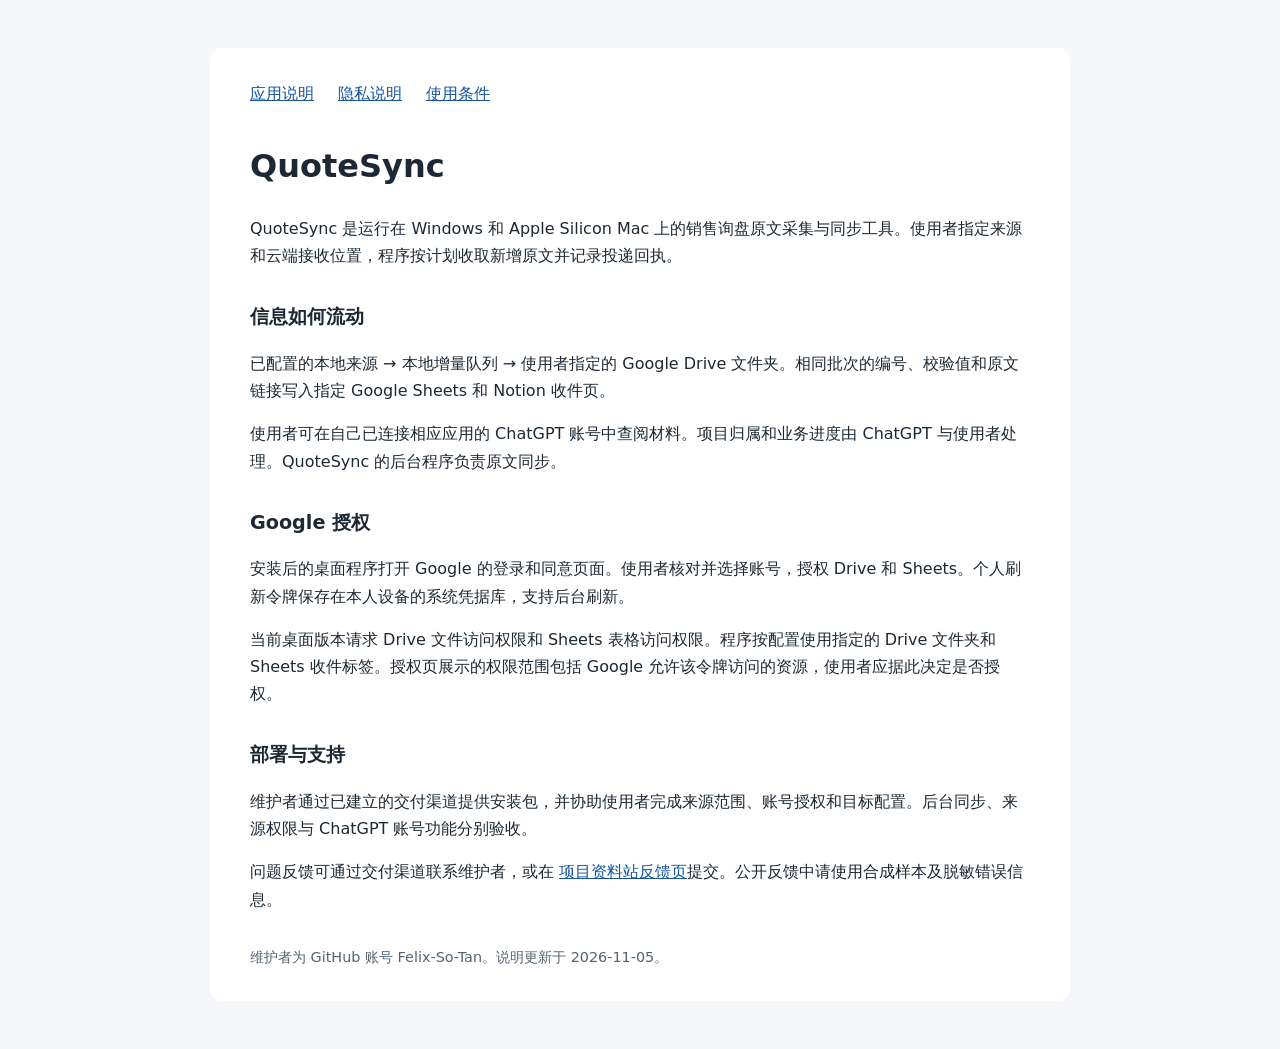
<file: index.html>
<!doctype html>
<html lang="zh-CN">
<head><meta charset="utf-8"><meta name="viewport" content="width=device-width, initial-scale=1"><title>QuoteSync · 应用说明</title><link rel="stylesheet" href="style.css"></head>
<body><main>
<nav aria-label="网站导航"><a href="index.html">应用说明</a><a href="privacy.html">隐私说明</a><a href="terms.html">使用条件</a></nav>
<h1>QuoteSync</h1>
<p>QuoteSync 是运行在 Windows 和 Apple Silicon Mac 上的销售询盘原文采集与同步工具。使用者指定来源和云端接收位置，程序按计划收取新增原文并记录投递回执。</p>
<h2>信息如何流动</h2>
<p>已配置的本地来源 → 本地增量队列 → 使用者指定的 Google Drive 文件夹。相同批次的编号、校验值和原文链接写入指定 Google Sheets 和 Notion 收件页。</p>
<p>使用者可在自己已连接相应应用的 ChatGPT 账号中查阅材料。项目归属和业务进度由 ChatGPT 与使用者处理。QuoteSync 的后台程序负责原文同步。</p>
<h2>Google 授权</h2>
<p>安装后的桌面程序打开 Google 的登录和同意页面。使用者核对并选择账号，授权 Drive 和 Sheets。个人刷新令牌保存在本人设备的系统凭据库，支持后台刷新。</p>
<p>当前桌面版本请求 Drive 文件访问权限和 Sheets 表格访问权限。程序按配置使用指定的 Drive 文件夹和 Sheets 收件标签。授权页展示的权限范围包括 Google 允许该令牌访问的资源，使用者应据此决定是否授权。</p>
<h2>部署与支持</h2>
<p>维护者通过已建立的交付渠道提供安装包，并协助使用者完成来源范围、账号授权和目标配置。后台同步、来源权限与 ChatGPT 账号功能分别验收。</p>
<p>问题反馈可通过交付渠道联系维护者，或在 <a href="https://github.com/Felix-So-Tan/quotesync-site/issues">项目资料站反馈页</a>提交。公开反馈中请使用合成样本及脱敏错误信息。</p>
<footer>维护者为 GitHub 账号 Felix-So-Tan。说明更新于 2026-11-05。</footer>
</main></body></html>
</file>
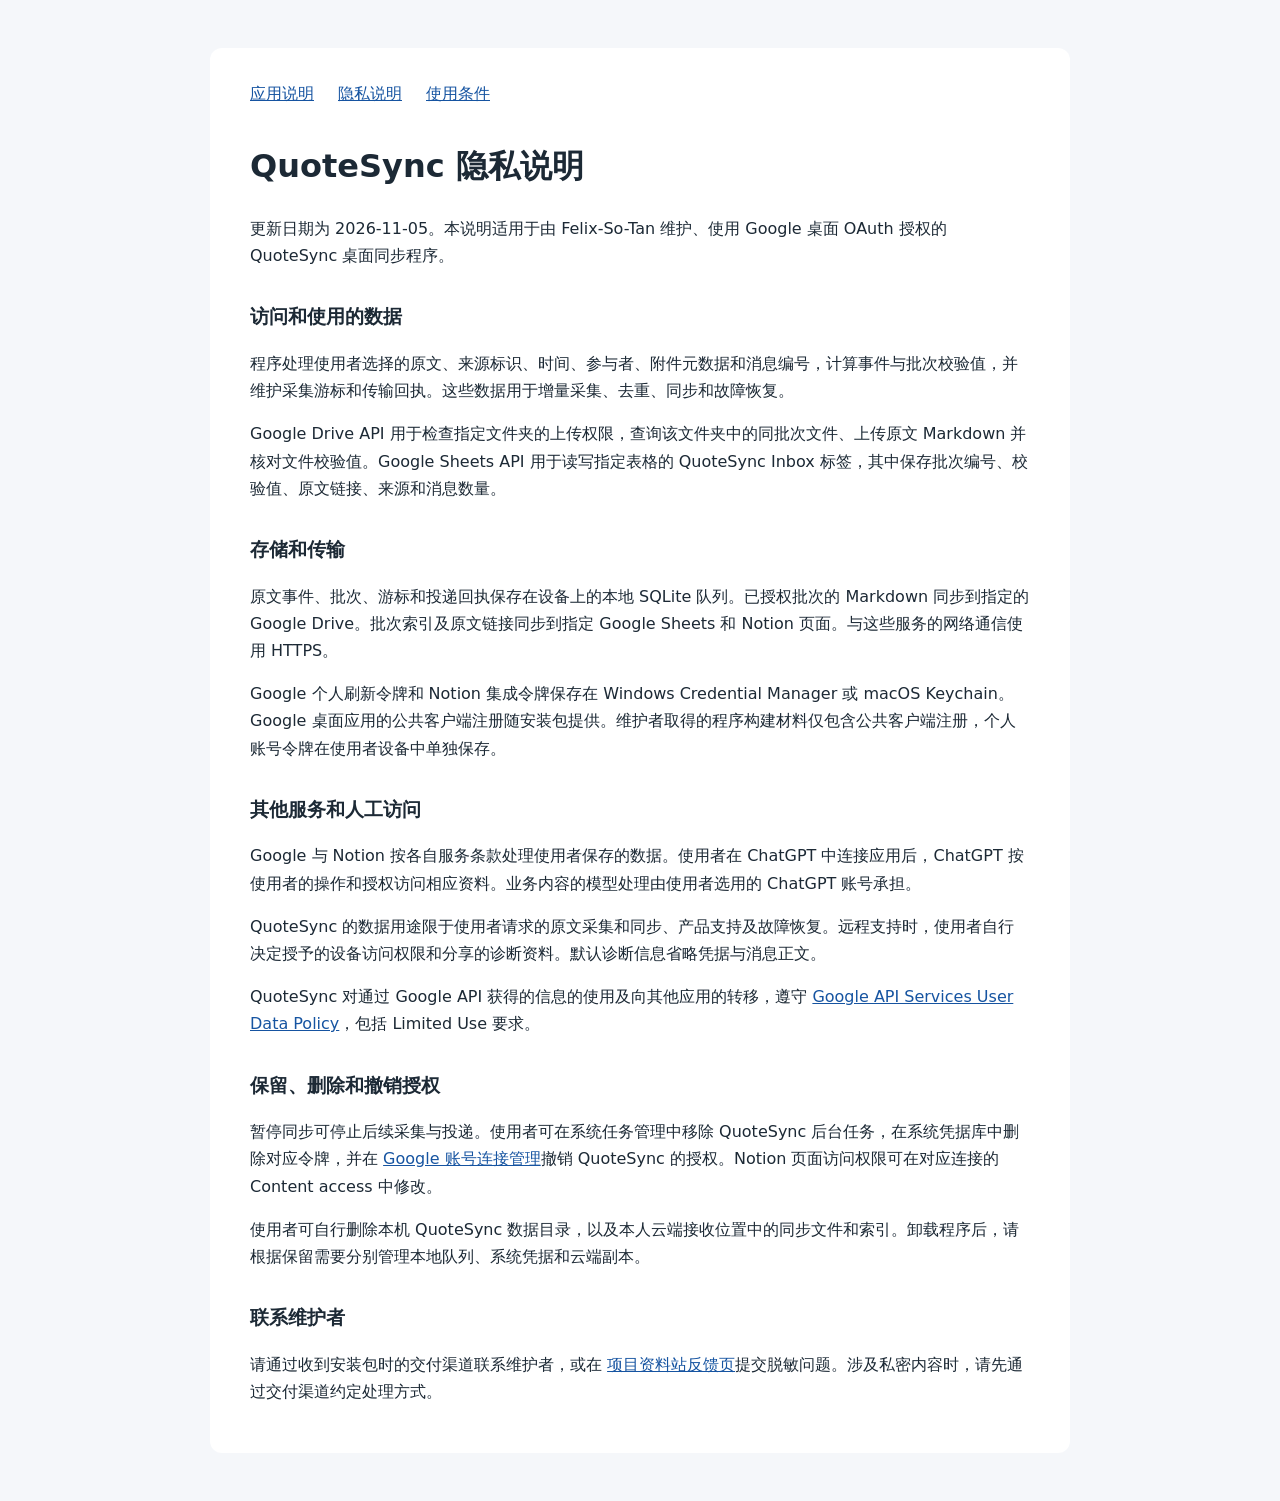
<file: privacy.html>
<!doctype html>
<html lang="zh-CN">
<head><meta charset="utf-8"><meta name="viewport" content="width=device-width, initial-scale=1"><title>QuoteSync · 隐私说明</title><link rel="stylesheet" href="style.css"></head>
<body><main>
<nav aria-label="网站导航"><a href="index.html">应用说明</a><a href="privacy.html" aria-current="page">隐私说明</a><a href="terms.html">使用条件</a></nav>
<h1>QuoteSync 隐私说明</h1>
<p>更新日期为 2026-11-05。本说明适用于由 Felix-So-Tan 维护、使用 Google 桌面 OAuth 授权的 QuoteSync 桌面同步程序。</p>
<h2>访问和使用的数据</h2>
<p>程序处理使用者选择的原文、来源标识、时间、参与者、附件元数据和消息编号，计算事件与批次校验值，并维护采集游标和传输回执。这些数据用于增量采集、去重、同步和故障恢复。</p>
<p>Google Drive API 用于检查指定文件夹的上传权限，查询该文件夹中的同批次文件、上传原文 Markdown 并核对文件校验值。Google Sheets API 用于读写指定表格的 QuoteSync Inbox 标签，其中保存批次编号、校验值、原文链接、来源和消息数量。</p>
<h2>存储和传输</h2>
<p>原文事件、批次、游标和投递回执保存在设备上的本地 SQLite 队列。已授权批次的 Markdown 同步到指定的 Google Drive。批次索引及原文链接同步到指定 Google Sheets 和 Notion 页面。与这些服务的网络通信使用 HTTPS。</p>
<p>Google 个人刷新令牌和 Notion 集成令牌保存在 Windows Credential Manager 或 macOS Keychain。Google 桌面应用的公共客户端注册随安装包提供。维护者取得的程序构建材料仅包含公共客户端注册，个人账号令牌在使用者设备中单独保存。</p>
<h2>其他服务和人工访问</h2>
<p>Google 与 Notion 按各自服务条款处理使用者保存的数据。使用者在 ChatGPT 中连接应用后，ChatGPT 按使用者的操作和授权访问相应资料。业务内容的模型处理由使用者选用的 ChatGPT 账号承担。</p>
<p>QuoteSync 的数据用途限于使用者请求的原文采集和同步、产品支持及故障恢复。远程支持时，使用者自行决定授予的设备访问权限和分享的诊断资料。默认诊断信息省略凭据与消息正文。</p>
<p>QuoteSync 对通过 Google API 获得的信息的使用及向其他应用的转移，遵守 <a href="https://developers.google.com/terms/api-services-user-data-policy">Google API Services User Data Policy</a>，包括 Limited Use 要求。</p>
<h2>保留、删除和撤销授权</h2>
<p>暂停同步可停止后续采集与投递。使用者可在系统任务管理中移除 QuoteSync 后台任务，在系统凭据库中删除对应令牌，并在 <a href="https://myaccount.google.com/connections">Google 账号连接管理</a>撤销 QuoteSync 的授权。Notion 页面访问权限可在对应连接的 Content access 中修改。</p>
<p>使用者可自行删除本机 QuoteSync 数据目录，以及本人云端接收位置中的同步文件和索引。卸载程序后，请根据保留需要分别管理本地队列、系统凭据和云端副本。</p>
<h2>联系维护者</h2>
<p>请通过收到安装包时的交付渠道联系维护者，或在 <a href="https://github.com/Felix-So-Tan/quotesync-site/issues">项目资料站反馈页</a>提交脱敏问题。涉及私密内容时，请先通过交付渠道约定处理方式。</p>
</main></body></html>
</file>
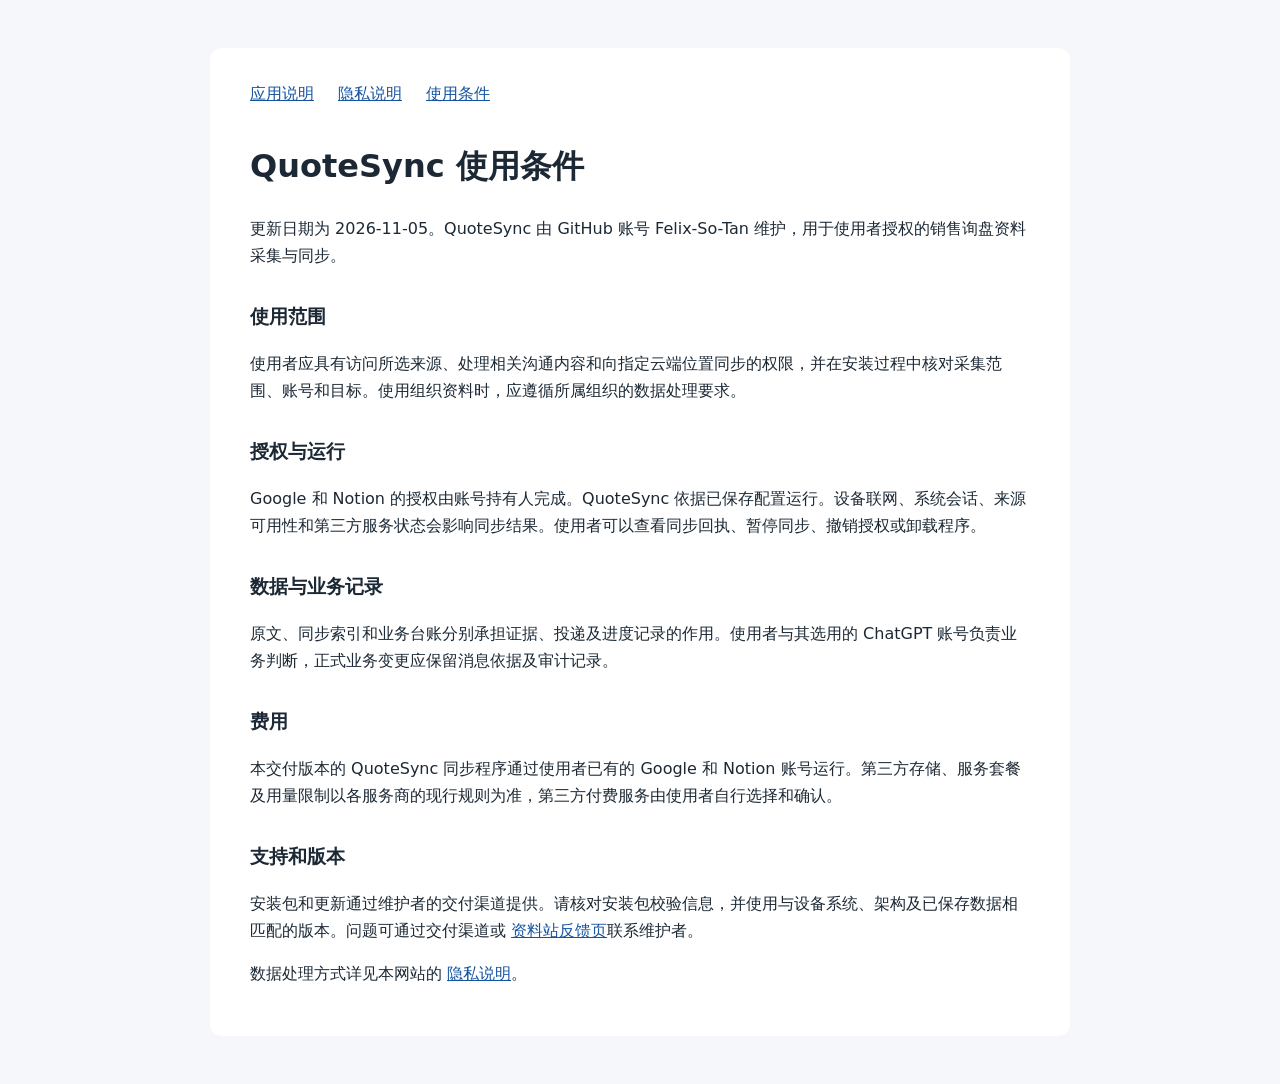
<file: terms.html>
<!doctype html>
<html lang="zh-CN">
<head><meta charset="utf-8"><meta name="viewport" content="width=device-width, initial-scale=1"><title>QuoteSync · 使用条件</title><link rel="stylesheet" href="style.css"></head>
<body><main>
<nav aria-label="网站导航"><a href="index.html">应用说明</a><a href="privacy.html">隐私说明</a><a href="terms.html" aria-current="page">使用条件</a></nav>
<h1>QuoteSync 使用条件</h1>
<p>更新日期为 2026-11-05。QuoteSync 由 GitHub 账号 Felix-So-Tan 维护，用于使用者授权的销售询盘资料采集与同步。</p>
<h2>使用范围</h2>
<p>使用者应具有访问所选来源、处理相关沟通内容和向指定云端位置同步的权限，并在安装过程中核对采集范围、账号和目标。使用组织资料时，应遵循所属组织的数据处理要求。</p>
<h2>授权与运行</h2>
<p>Google 和 Notion 的授权由账号持有人完成。QuoteSync 依据已保存配置运行。设备联网、系统会话、来源可用性和第三方服务状态会影响同步结果。使用者可以查看同步回执、暂停同步、撤销授权或卸载程序。</p>
<h2>数据与业务记录</h2>
<p>原文、同步索引和业务台账分别承担证据、投递及进度记录的作用。使用者与其选用的 ChatGPT 账号负责业务判断，正式业务变更应保留消息依据及审计记录。</p>
<h2>费用</h2>
<p>本交付版本的 QuoteSync 同步程序通过使用者已有的 Google 和 Notion 账号运行。第三方存储、服务套餐及用量限制以各服务商的现行规则为准，第三方付费服务由使用者自行选择和确认。</p>
<h2>支持和版本</h2>
<p>安装包和更新通过维护者的交付渠道提供。请核对安装包校验信息，并使用与设备系统、架构及已保存数据相匹配的版本。问题可通过交付渠道或 <a href="https://github.com/Felix-So-Tan/quotesync-site/issues">资料站反馈页</a>联系维护者。</p>
<p>数据处理方式详见本网站的 <a href="privacy.html">隐私说明</a>。</p>
</main></body></html>
</file>
<file: style.css>
:root { color-scheme: light; font-family: system-ui, -apple-system, "Segoe UI", sans-serif; color: #1c2935; background: #f5f7fa; line-height: 1.7; }
body { margin: 0; }
main { max-width: 780px; margin: 3rem auto; padding: 2rem 2.5rem; background: white; border-radius: 12px; }
h1 { margin-top: 0; font-size: 2rem; }
h2 { font-size: 1.2rem; margin-top: 2rem; }
nav { display: flex; flex-wrap: wrap; gap: 1.5rem; margin-bottom: 2rem; }
a { color: #1654a1; }
footer { margin-top: 2rem; font-size: .9rem; color: #536474; }
@media (max-width: 600px) { main { margin: 0; padding: 1.5rem; border-radius: 0; } }
</file>
